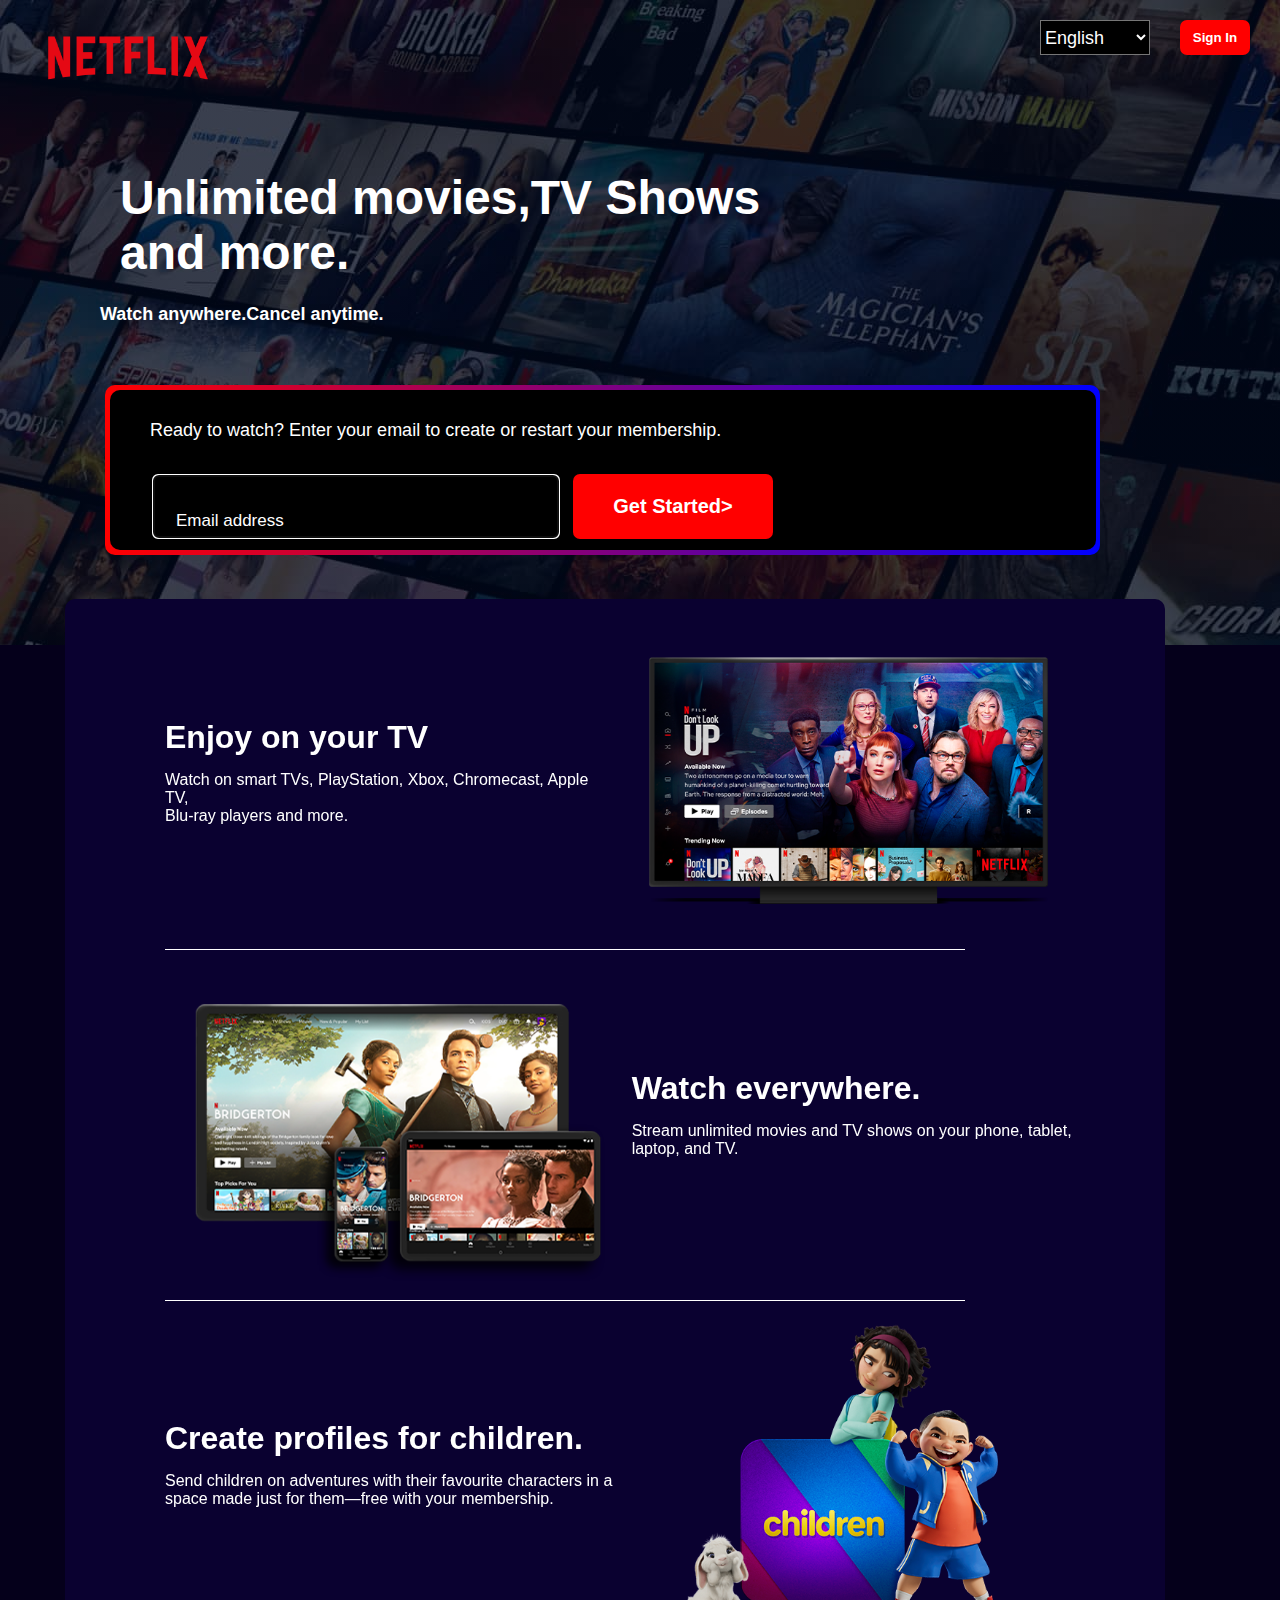
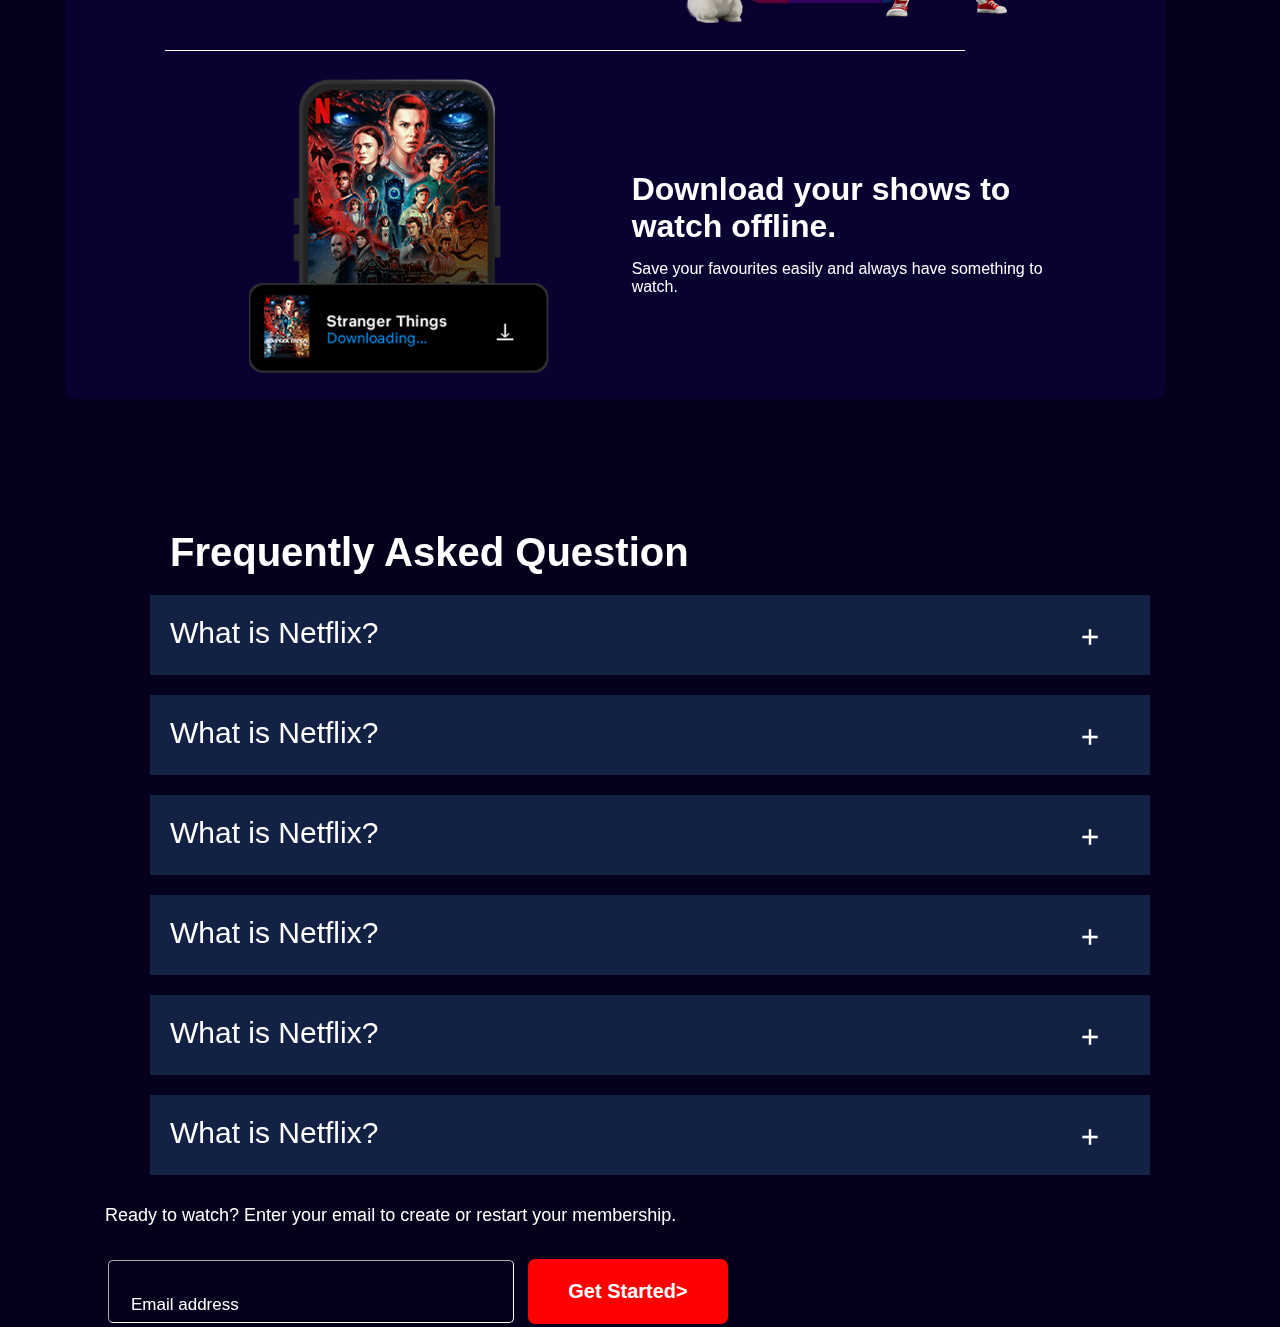
<file: index.html>
<!DOCTYPE html>
<html lang="en">
<head>
    <meta charset="UTF-8">
    <meta http-equiv="X-UA-Compatible" content="IE=edge">
    <meta name="viewport" content="width=device-width, initial-scale=1.0">
    <link rel="stylesheet" type="text/css" href="netflix2.css">
    <link rel="icon" type="image/x-icon" href="ntflx_favicon.png">
    <link rel="stylesheet" href="https://fonts.googleapis.com/css2?family=Material+Symbols+Outlined:opsz,wght,FILL,GRAD@20..48,100..700,0..1,-50..200" />
    <title>Netflix - India Watch TV Shows, Watch Movies Online</title>
    <style>
        .material-symbols-outlined {
          font-variation-settings:
          'FILL' 0,
          'wght' 700,
          'GRAD' 0,
          'opsz' 48;
          color:white;
          float: right;
          margin-left: 700px;
          margin-top: 30px;
        }
        </style>
</head>
<body>
    <div class="mainbg">
    <img class="logo" src="logo.png">
    <div class="btns">
        <div class="lang">
        <select class="lang_btn">
            <option>English</option>
            <option>Malayalam</option>
            <option>Hindi</option>
        </select>
        </div>
        <button class="sign_in">
            Sign In 
        </button>
    </div>
    <br>
    <div class="menu_text">
        <h2 class="h_title">Unlimited movies,TV Shows<br>and more.</h2>
        <h4 class="h_subtitle">Watch anywhere.Cancel anytime.</h4>
        <br><br>
        <div class="email_border">
            <div class="email">
                <h4 class="email_text">Ready to watch? Enter your email to create or restart your membership.</h4>
                <div class="email_text">
            <table>
                <tr>
                    <td>
                    <input class="email_text_box" type="text" name="email" id="email" placeholder="Email address" autofocus="1">
                    </div>
                </td>
                <td>
                    <div>
                    <button class="get_started">
                        Get Started>
                    </button>
                    </div>
                </td>
                </td>
            </tr>
            </table>
            </div>
        </div>
    </div>
    </div>


    <div class="menu">
        <div class="menu1">
            <div class="menu1_text">
                <h3>Enjoy on your TV</h3>
                <h4 class="menu1_stext">Watch on smart TVs, PlayStation, Xbox, Chromecast, Apple TV,<br> Blu-ray players and more.</h4>
            </div>
            <div class="menu1_pic">
                <img class="menu1_monitor" src="menu_1.png">
        </div>
        <div class="hr"></div>
        <div class="menu2">
            <div class="menu2_pic">
                <img class="menu1_devices" src="menu_2.png">
            </div>
            <div class="menu2_text">
                <h3>Watch everywhere.</h3>
                <h4 class="menu1_stext">Stream unlimited movies and TV shows on your phone, tablet,<br> laptop, and TV.</h4>
            </div>
        </div>
        <div class="hr"></div>
        <div class="menu3">
            <div class="menu3_text">
                <h3>Create profiles for children.</h3>
                <h4 class="menu1_stext">Send children on adventures with their favourite characters in a <br>space made just for them—free with your membership.</h4>
            </div>
            <div class="menu1_pic">
                <img class="menu1_monitor" src="menu_3.png">
            </div>
        </div>
        <div class="hr"></div>
        <div class="menu4">
            <div class="menu4_pic">
                <img class="menu1_devices" src="menu4.png">
            </div>
            <div class="menu4_text">
                <h3>Download your shows to watch offline.</h3>
                <h4 class="menu1_stext">Save your favourites easily and always have something to watch.</h4>
            </div>
        </div>
    </div>


    <br><br><br><br><br><br>
    <h2 class="h_title" style="font-size: 2.5rem;margin-left: 85px;">Frequently Asked Question</h2>
    <div class="question_1">
            <h2>What is Netflix?</h2>
        <span class="material-symbols-outlined">
            add
            </span>
    </div>
    <div class="question_1">
        <h2>What is Netflix?</h2>
    <span class="material-symbols-outlined">
        add
        </span>
        </div>
        <div class="question_1">
            <h2>What is Netflix?</h2>
        <span class="material-symbols-outlined">
            add
            </span>
            </div>
            <div class="question_1">
                <h2>What is Netflix?</h2>
            <span class="material-symbols-outlined">
                add
                </span>
                </div>
                <div class="question_1">
                    <h2>What is Netflix?</h2>
                <span class="material-symbols-outlined">
                    add
                    </span>
                    </div>
                    <div class="question_1">
                        <h2>What is Netflix?</h2>
                    <span class="material-symbols-outlined">
                        add
                        </span>
                        </div>
                        <h4 class="email_text">Ready to watch? Enter your email to create or restart your membership.</h4>
                        <div class="email_text">
                    <table>
                        <tr>
                            <td>
                            <input class="email_text_box" type="text" name="email" id="email" placeholder="Email address" autofocus="1">
                            </div>
                        </td>
                        <td>
                            <div>
                            <button class="get_started">
                                Get Started>
                            </button>
                            </div>
                        </td>
                        </td>
                    </tr>
                    </table>
                    
</body>
</html>
</file>
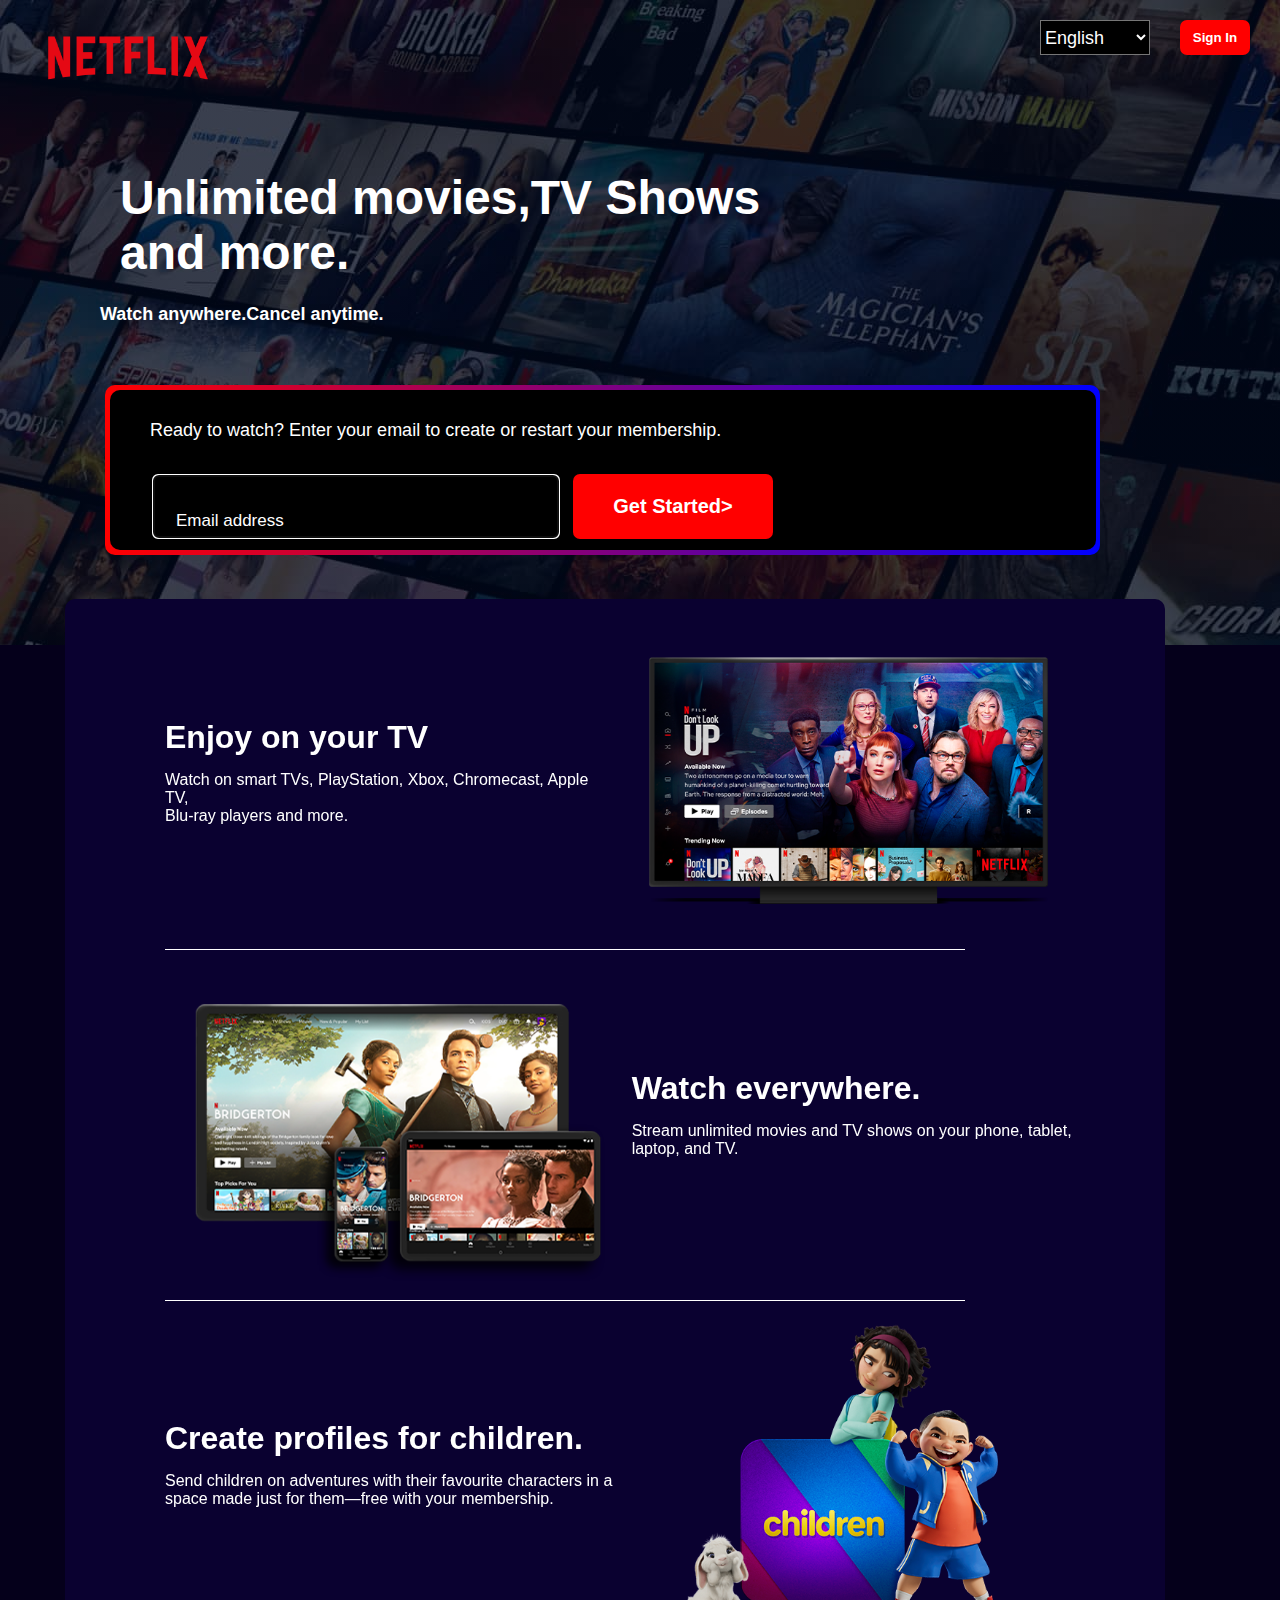
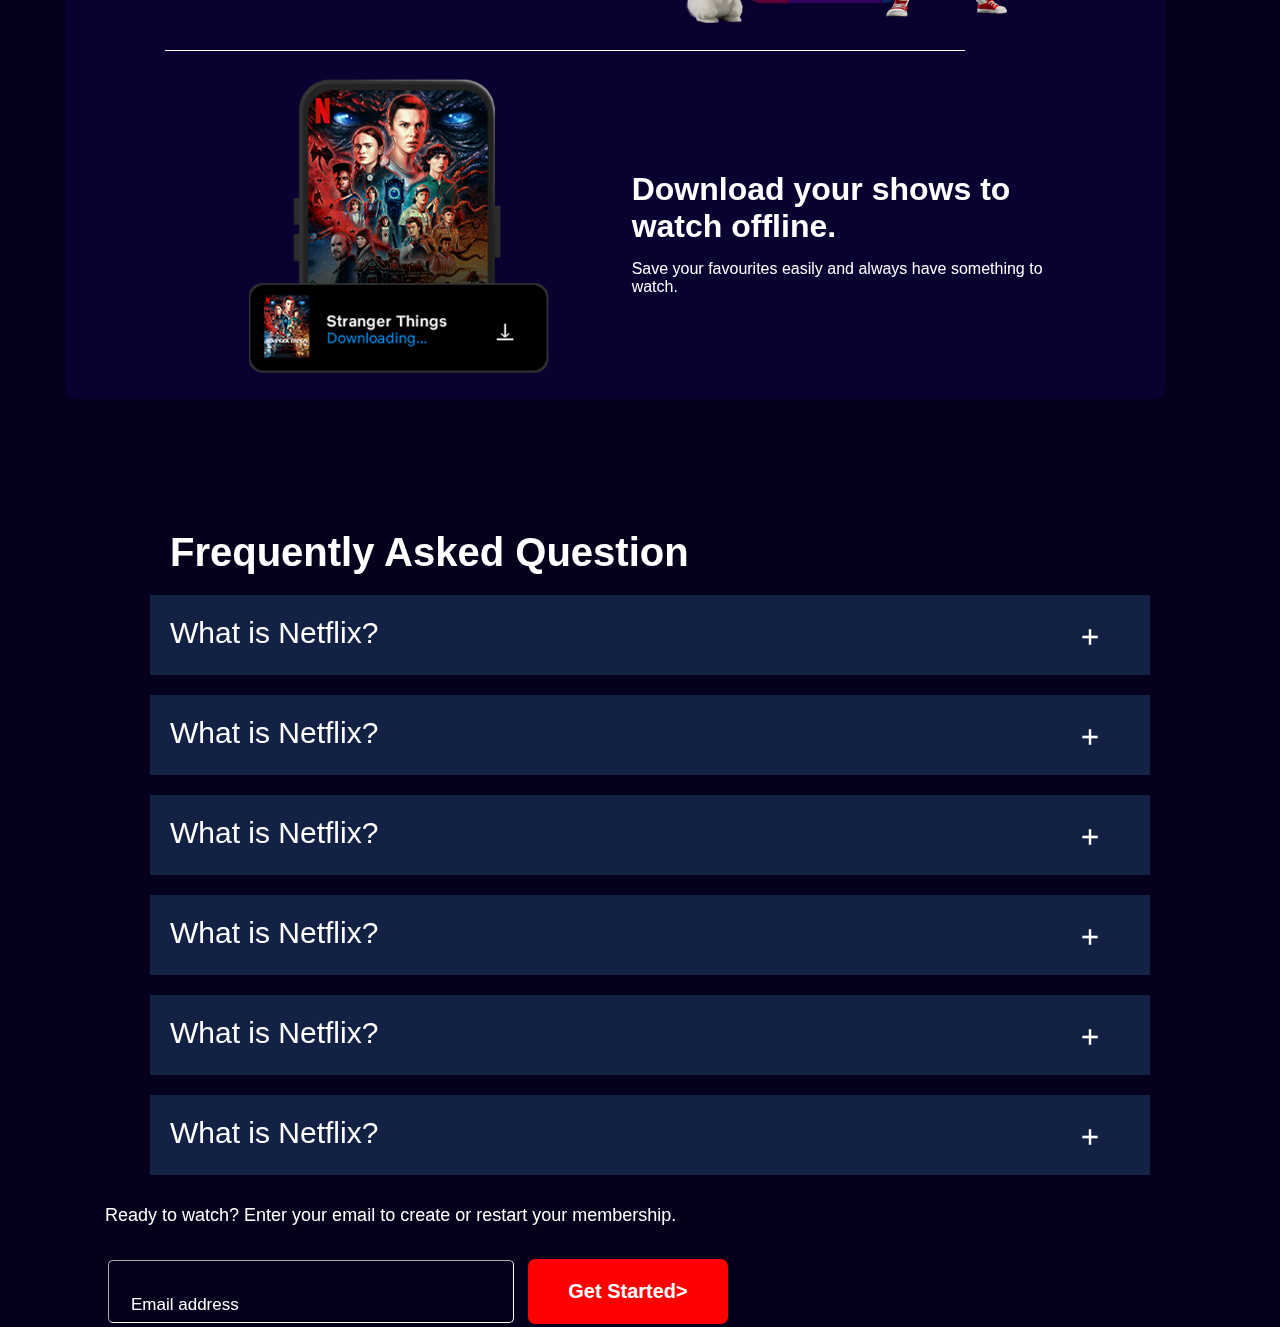
<file: index2.html>
<!DOCTYPE html>
<html lang="en">
<head>
    <meta charset="UTF-8">
    <meta http-equiv="X-UA-Compatible" content="IE=edge">
    <meta name="viewport" content="width=device-width, initial-scale=1.0">
    <link rel="stylesheet" type="text/css" href="netflix2.css">
    <link rel="icon" type="image/x-icon" href="ntflx_favicon.png">
    <link rel="stylesheet" href="https://fonts.googleapis.com/css2?family=Material+Symbols+Outlined:opsz,wght,FILL,GRAD@20..48,100..700,0..1,-50..200" />
    <title>Netflix - India Watch TV Shows, Watch Movies Online</title>
    <style>
        .material-symbols-outlined {
          font-variation-settings:
          'FILL' 0,
          'wght' 700,
          'GRAD' 0,
          'opsz' 48;
          color:white;
          float: right;
          margin-left: 700px;
          margin-top: 30px;
        }
        </style>
</head>
<body>
    <div class="mainbg">
    <img class="logo" src="logo.png">
    <div class="btns">
        <div class="lang">
        <select class="lang_btn">
            <option>English</option>
            <option>Malayalam</option>
            <option>Hindi</option>
        </select>
        </div>
        <button class="sign_in">
            Sign In 
        </button>
    </div>
    <br>
    <div class="menu_text">
        <h2 class="h_title">Unlimited movies,TV Shows<br>and more.</h2>
        <h4 class="h_subtitle">Watch anywhere.Cancel anytime.</h4>
        <br><br>
        <div class="email_border">
            <div class="email">
                <h4 class="email_text">Ready to watch? Enter your email to create or restart your membership.</h4>
                <div class="email_text">
            <table>
                <tr>
                    <td>
                    <input class="email_text_box" type="text" name="email" id="email" placeholder="Email address" autofocus="1">
                    </div>
                </td>
                <td>
                    <div>
                    <button class="get_started">
                        Get Started>
                    </button>
                    </div>
                </td>
                </td>
            </tr>
            </table>
            </div>
        </div>
    </div>
    </div>


    <div class="menu">
        <div class="menu1">
            <div class="menu1_text">
                <h3>Enjoy on your TV</h3>
                <h4 class="menu1_stext">Watch on smart TVs, PlayStation, Xbox, Chromecast, Apple TV,<br> Blu-ray players and more.</h4>
            </div>
            <div class="menu1_pic">
                <img class="menu1_monitor" src="menu_1.png">
        </div>
        <div class="hr"></div>
        <div class="menu2">
            <div class="menu2_pic">
                <img class="menu1_devices" src="menu_2.png">
            </div>
            <div class="menu2_text">
                <h3>Watch everywhere.</h3>
                <h4 class="menu1_stext">Stream unlimited movies and TV shows on your phone, tablet,<br> laptop, and TV.</h4>
            </div>
        </div>
        <div class="hr"></div>
        <div class="menu3">
            <div class="menu3_text">
                <h3>Create profiles for children.</h3>
                <h4 class="menu1_stext">Send children on adventures with their favourite characters in a <br>space made just for them—free with your membership.</h4>
            </div>
            <div class="menu1_pic">
                <img class="menu1_monitor" src="menu_3.png">
            </div>
        </div>
        <div class="hr"></div>
        <div class="menu4">
            <div class="menu4_pic">
                <img class="menu1_devices" src="menu4.png">
            </div>
            <div class="menu4_text">
                <h3>Download your shows to watch offline.</h3>
                <h4 class="menu1_stext">Save your favourites easily and always have something to watch.</h4>
            </div>
        </div>
    </div>


    <br><br><br><br><br><br>
    <h2 class="h_title" style="font-size: 2.5rem;margin-left: 85px;">Frequently Asked Question</h2>
    <div class="question_1">
            <h2>What is Netflix?</h2>
        <span class="material-symbols-outlined">
            add
            </span>
    </div>
    <div class="question_1">
        <h2>What is Netflix?</h2>
    <span class="material-symbols-outlined">
        add
        </span>
        </div>
        <div class="question_1">
            <h2>What is Netflix?</h2>
        <span class="material-symbols-outlined">
            add
            </span>
            </div>
            <div class="question_1">
                <h2>What is Netflix?</h2>
            <span class="material-symbols-outlined">
                add
                </span>
                </div>
                <div class="question_1">
                    <h2>What is Netflix?</h2>
                <span class="material-symbols-outlined">
                    add
                    </span>
                    </div>
                    <div class="question_1">
                        <h2>What is Netflix?</h2>
                    <span class="material-symbols-outlined">
                        add
                        </span>
                        </div>
                        <h4 class="email_text">Ready to watch? Enter your email to create or restart your membership.</h4>
                        <div class="email_text">
                    <table>
                        <tr>
                            <td>
                            <input class="email_text_box" type="text" name="email" id="email" placeholder="Email address" autofocus="1">
                            </div>
                        </td>
                        <td>
                            <div>
                            <button class="get_started">
                                Get Started>
                            </button>
                            </div>
                        </td>
                        </td>
                    </tr>
                    </table>
                    
</body>
</html>
</file>
<file: netflix2.css>
body{
    background-color: #05001b;
    margin: 0%;
}
.logo{
    height: 110px;
    margin-left: 30px;
}
.btns{
    float: right;
}
.sign_in{
    background-color: red;
    color: white;
    border: 0cm;
    height: 35px;
    width: 70px;
    margin-top: 20px;
    margin-right: 30px;
    border-radius: 7px;
    font-weight: 700;
    float: right;
    cursor: pointer;
}
.lang_btn{
    background-color: black;
    color: white;
    float: left;
    height: 35px;
    width: 110px;
    font-size: 18px;
    cursor: pointer;
}
.lang{
    float: left;
    margin-right: 30px;
    margin-top: 20px;
}
.menu_text{
    height: 450px;
    width: 1000px;
    margin-left: 100px;
    margin-top: 35px;
}
.h_title{
    font-family: Netflix Sans,Helvetica Neue,Segoe UI,Roboto,Ubuntu,sans-serif;
    font-weight: 900;
    font-size: 3rem;
    color: white;
    margin: 0%;
}
.h_subtitle{
    color: white;
    font-family: Netflix Sans,Helvetica Neue,Segoe UI,Roboto,Ubuntu,sans-serif;
    font-size: 1.125rem;
}
.email_border{
    height: 170px;
    width: 995px;
    background: linear-gradient(to right, red,blue);
    margin-left: 5px;
    /* margin-bottom: 100px; */
    padding-top: 0.5px;
    border-radius: 10px;
}
.email{
    height: 160px;
    width: 986px;
    background-color: black;
    margin-left: 5px;
    margin-top: 5px;
    border-radius: 10px;
}
.email_text{
    color:white;
    margin: 0%;
    font-family: Netflix Sans,Helvetica Neue,Segoe UI,Roboto,Ubuntu,sans-serif;
    font-size: 1.125rem;
    font-weight: 400;
    padding-left: 40px;
    padding-top: 30px;
}
.email_text_box{
    padding-top: 30px;
    background-color: transparent;
    border-width: 1px;
    border-color: white;
    border-radius: 5px;
    color: white;
    width: 400px;
    height: 30px;
    cursor: pointer;
}
::placeholder{
    font-size: 17px;
    color: white;
    padding-left: 20px;
    padding-bottom: 60px;
    padding-top: 0%;
}
.get_started{
    background-color: red;
    color: white;
    border: 0cm;
    border-radius: 7px;
    font-weight: 700;
    float: right;
    height: 65px;
    width: 200px;
    font-size: 20px;
    font-weight: 700;
    margin-left: 10px;
    cursor: pointer;
}
.mainbg{
    height: 645px;
    width: 100%;
    background-image: linear-gradient(0deg, rgba(0, 8, 29, 0.7), rgba(0, 8, 29, 0.7)),url(bg1.jpg); 
}
.menu{
    height: 1400px;
    width: 1100px;
    background-color: #0a0130;
    margin-left: 65px;
    border-radius: 10px;
}
.menu1{
    display: flex;
    flex-wrap: wrap;
}
h3{
    color: white;
    font-size: 35px;
    font-family: Netflix Sans,Helvetica Neue,Segoe UI,Roboto,Ubuntu,sans-serif;
    font-size: 2rem;
    font-weight: 700;
    padding-top: 120px;
    margin-bottom: 15px;
    margin-top: 0%;

}
.menu1_text{
    height: 350px;
    width: 450px;
    margin-left: 100px;   
}
.menu1_stext{
    color: white;
    font-size: 1rem;
    font-family: Netflix Sans,Helvetica Neue,Segoe UI,Roboto,Ubuntu,sans-serif;
    font-weight: 400;
    margin-top: 0%;
}
.menu1_pic{
    float: right;
    height: 350px;
    width: 450px;
}
.menu1_monitor{
    height: 350px;
}
.hr{
    height: 0.5px;
    width: 800px;
    background-color: white;
    margin-left: 100px;
}
.menu2{
    width: 1100px;
    height: 350px;
}
.menu2{
    display:flex;
    flex-wrap: wrap;
    width: 1100px;
    height: 350px;
}
.menu1_devices{
    height: 350px;
    margin-left: 100px;
}
.menu3{
    height: 350px;
    width: 1100px;
    display: flex;
    flex-wrap: wrap;

}
.menu3_text{
    height: 350px;
    width: 450px;
    margin-left: 100px; 
}
.menu4{
    height: 350px;
    width: 1100px;
    display: flex;
    flex-wrap: wrap;
}
.menu4_text{
    height: 350px;
    width: 450px;
    float: right;
}
.question_1{
    background-color: rgba(19, 33, 68, 1);
    height: 80px;
    width:1000px;
    margin-left: 85px;
    margin-top: 20px;
    display: flex;
    flex-wrap: wrap;  
}
.question_1:hover{
    background-color: rgb(34, 55, 109);
}
h2{
    color: white;
    font-family: Netflix Sans,Helvetica Neue,Segoe UI,Roboto,Ubuntu,sans-serif;
    font-size: 30px;
    font-weight: 400;
    padding-top: 21px;
    margin-bottom: 15px;
    margin-top: 0%;
    padding-left: 20px;
}
.no_1{
    width: 500px;
}
</file>
